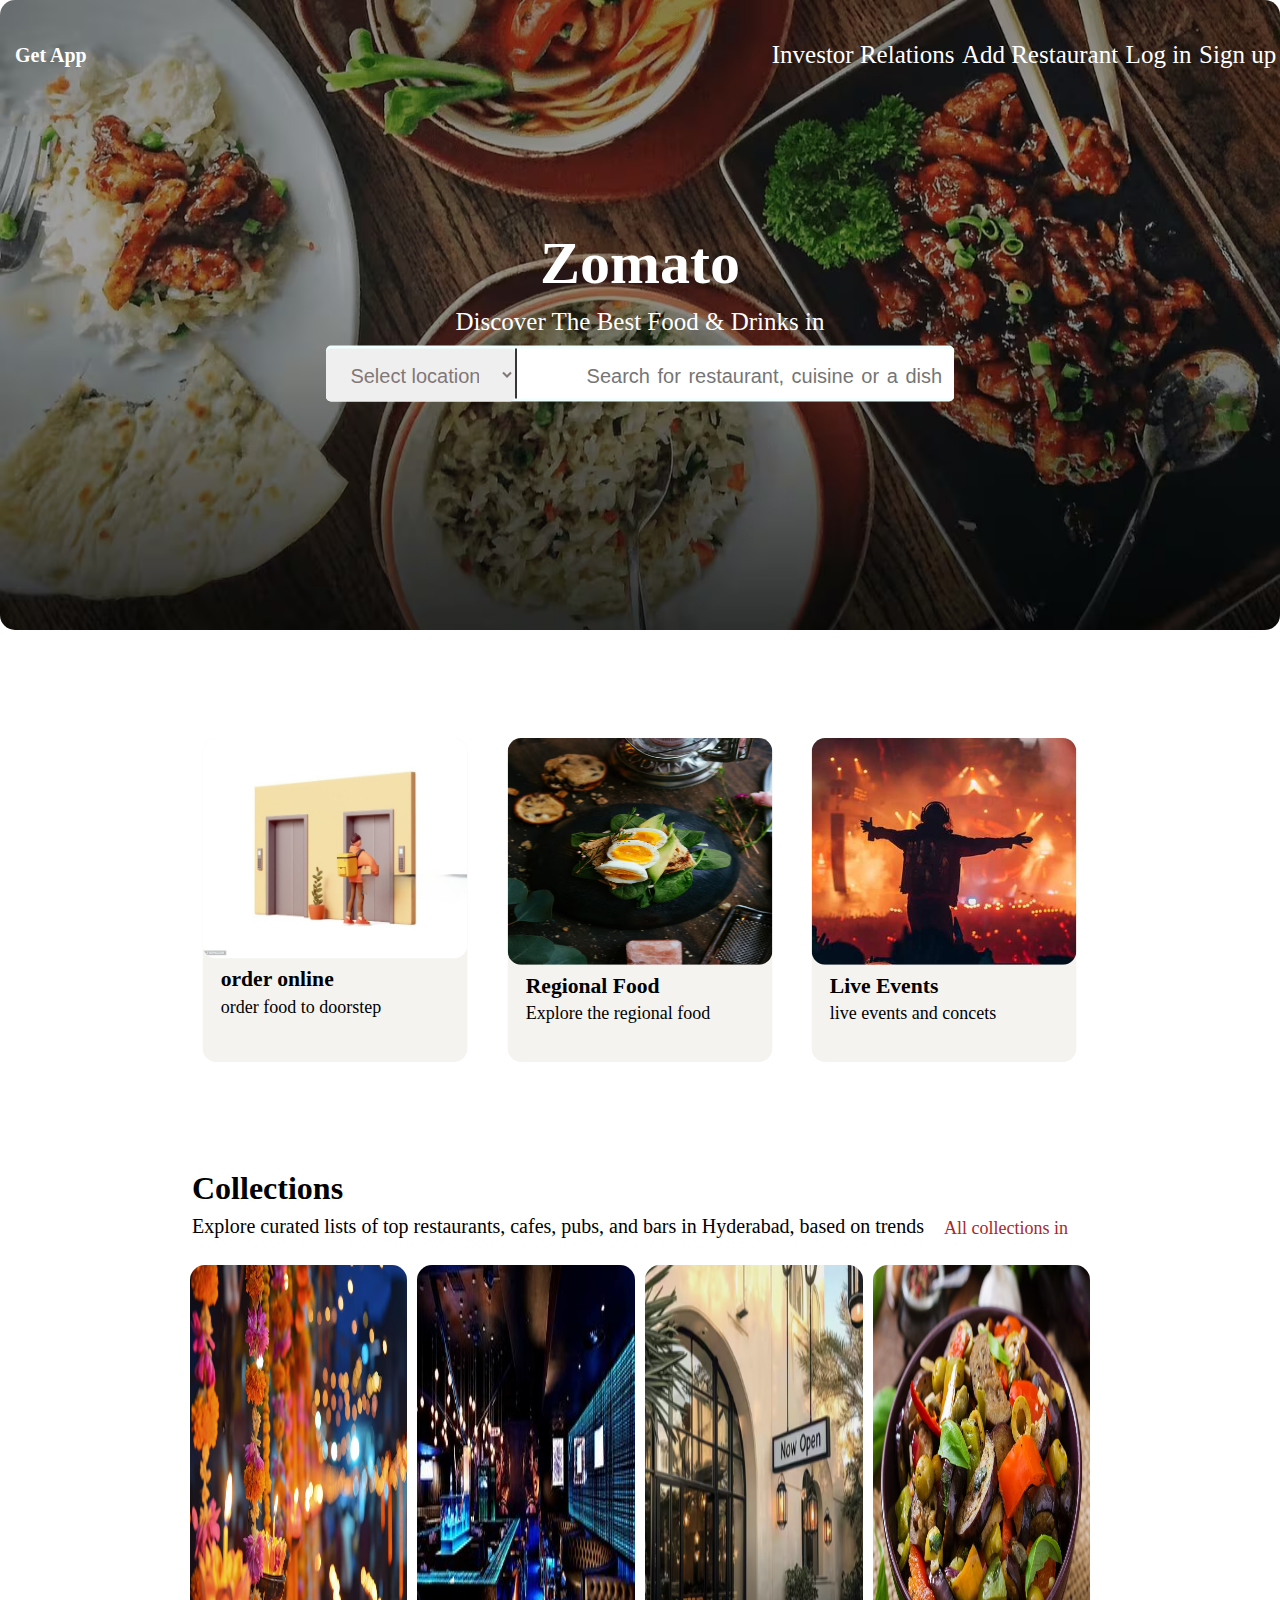
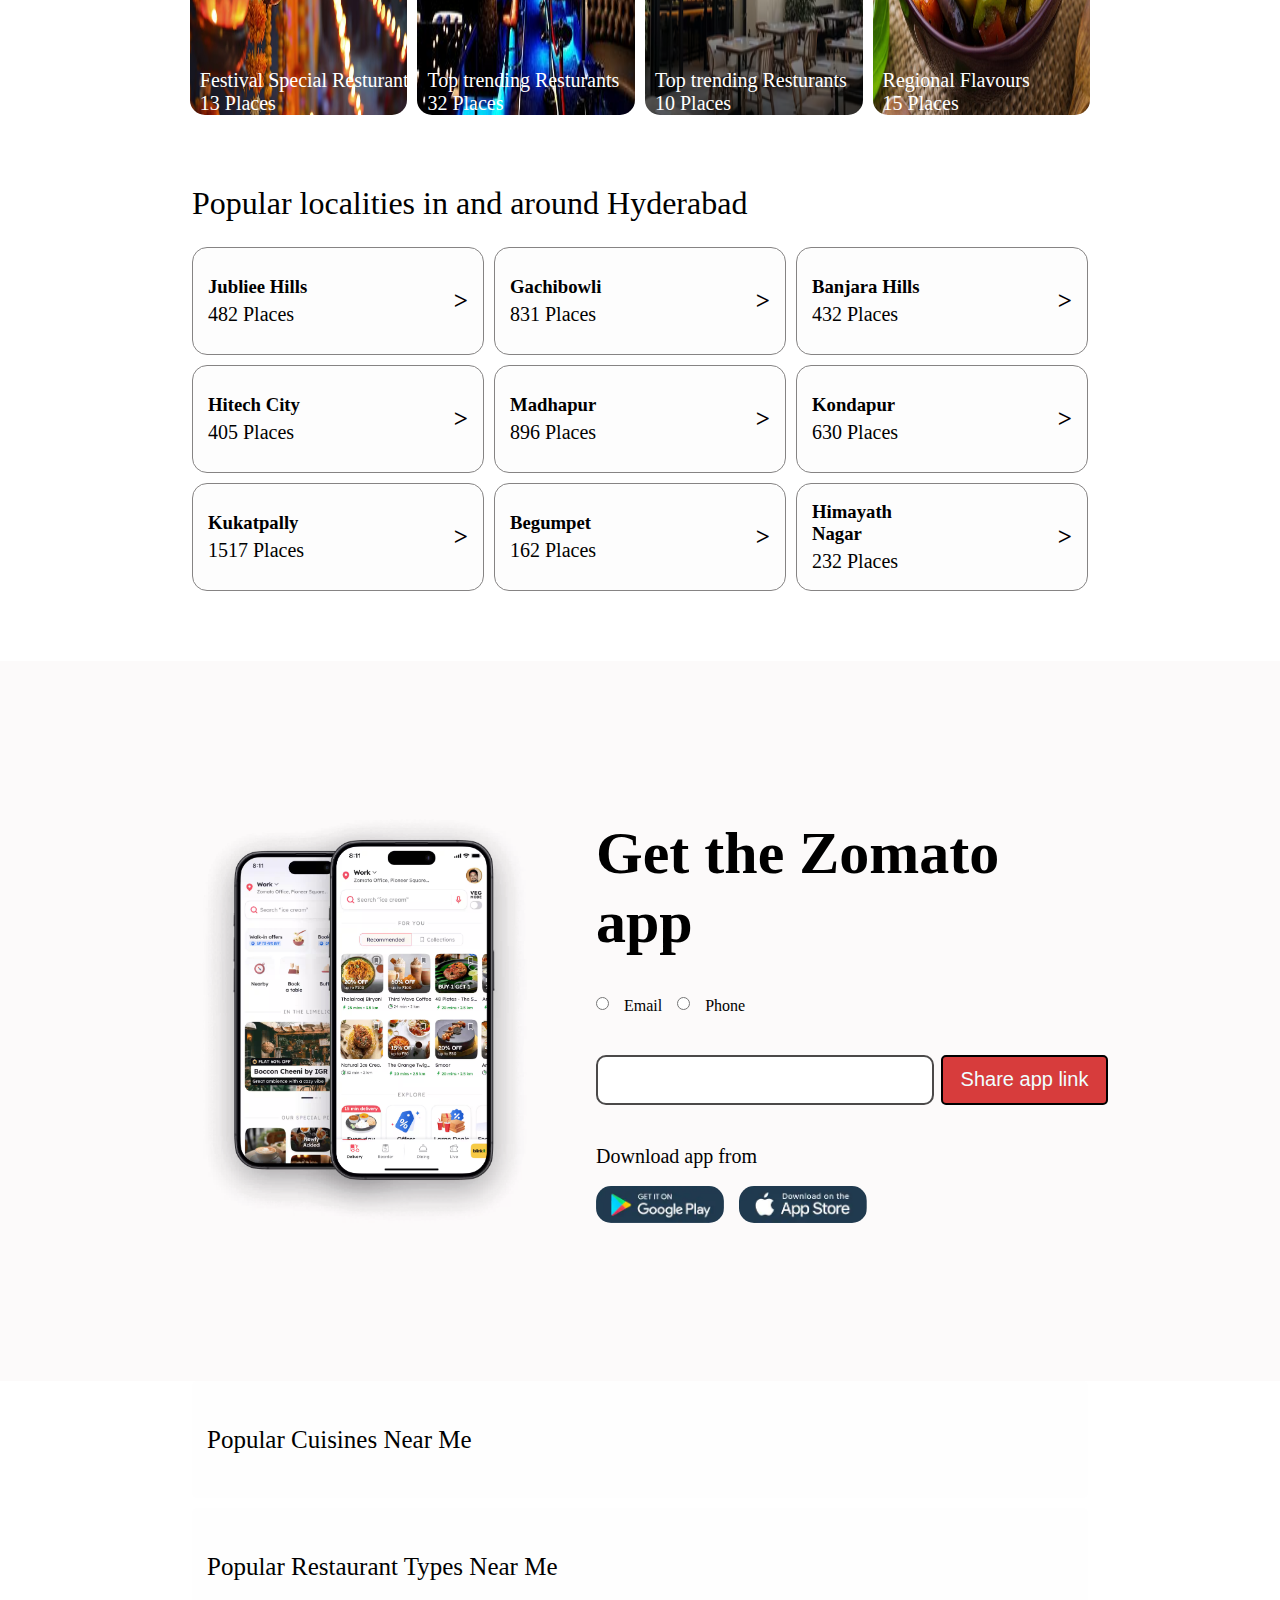
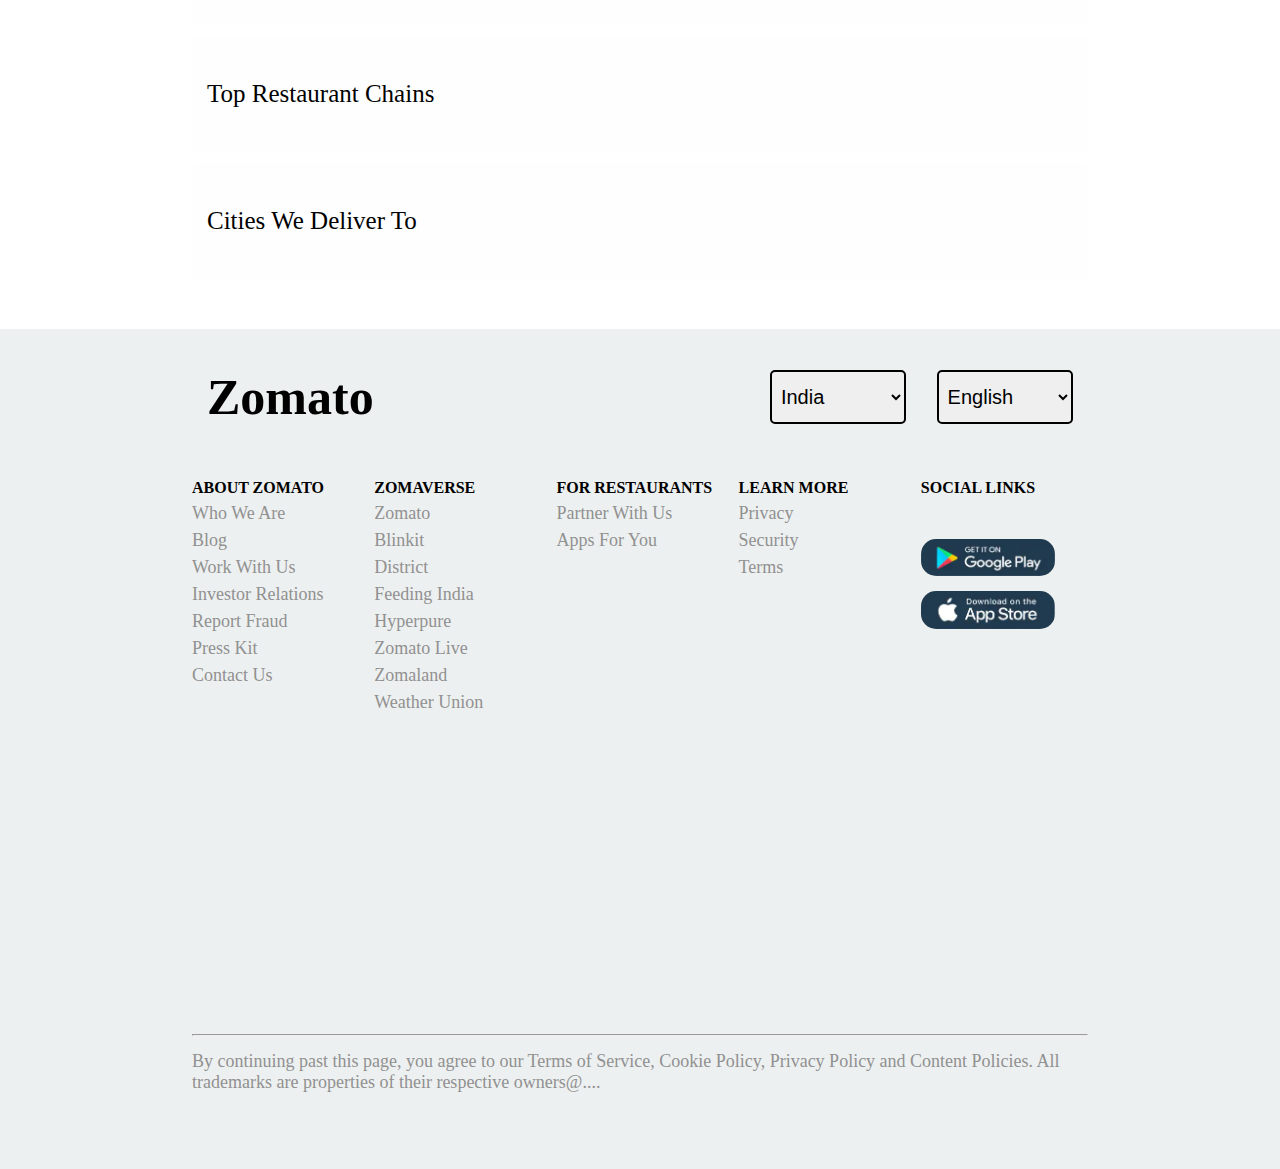
<file: index.html>
<!DOCTYPE html>
<html lang="en">
<head>
    <meta charset="UTF-8">
    <meta name="viewport" content="width=device-width, initial-scale=1.0">
    <link rel="icon" href="https://b.zmtcdn.com/images/logo/zomato_logo_2017.png" type="image/x-icon">
    <link rel="stylesheet" href="https://cdnjs.cloudflare.com/ajax/libs/font-awesome/6.7.1/css/all.min.css" integrity="sha512-5Hs3dF2AEPkpNAR7UiOHba+lRSJNeM2ECkwxUIxC1Q/FLycGTbNapWXB4tP889k5T5Ju8fs4b1P5z/iB4nMfSQ==" crossorigin="anonymous" referrerpolicy="no-referrer" />
    <link rel="stylesheet" href="style.css">
    <title>Zomato</title>
</head>
<body>
    <div class="bnr">
        <img src="./assets/bgbnr.avif" alt="image">
        <div class="nav">
             <div class="get-app">
                <a href="https://www.zomato.com/mobile">
                    <i class="fa-solid fa-download" class="download"></i>
                    <h4>Get App</h4>
                </a>
             </div>
             <div class="btns">
                <a href="#">Investor Relations</a>
                <a href="#">Add Restaurant</a>
                <a href="#">Log in</a>
                <a href="#">Sign up</a>
             </div>
        </div>
        <nav>
            <!-- Hamburger menu icon -->
            <i class="fa-solid fa-bars" onclick="toggleMenu()"></i>
            <div class="bars" style="display: none;">
               <div class="controls">
                <!-- Close button to hide menu -->
                <i class="fa-solid fa-xmark" onclick="toggleMenu()"></i>
                <h1>Zomato</h1>
               </div>
               <div class="nav-btns">
                <a href="#">Investor Relations</a>
                <a href="#">Add Restaurant</a>
                <a href="#">Log in</a>
                <a href="#">Sign up</a>
               </div>
            </div>
        </nav>
        <div class="con">
            <h1>Zomato</h1>
            <p>Discover The Best Food & Drinks in <span class="location"></span></p>
            <div class="search-bar">
                <div class="location-dropdown">
                     <select onchange="fun(this)">
                        <option value="" selected disabled>Select location</option>
                        <option value="Hyderabad">Hyderabad</option>
                        <option value="Karimnagar">Karimnagar</option>
                        <option value="Vizag">Vizag</option>
                     </select>
                </div>
                <div class="input-box">
                <input type="text" class="search-input" placeholder="Search for restaurant, cuisine or a dish">
                <i class="fa-solid fa-magnifying-glass"  id="search-icon"></i>
                </div>
            </div>
        </div>
    </div>
    <div class="bnrs">
        <div class="bnr1">
            <div class="img">
                <img src="./assets/deliveryboy1.jpg" >
            </div>
            <div class="hd">
                <h2>order online</h2>
                <p>order food to doorstep</p>
            </div>
        </div>
        <div class="bnr2">
            <div class="img">
                <img src="./assets/regionalfood.avif">
            </div>
            <div class="hd">
                <h2>Regional Food</h2>
                <p>Explore the regional food</p>
            </div>
        </div>
        <div class="bnr3">
            <div class="img">
                <img src="./assets/liveevents.jpg">
            </div>
            <div class="hd">
                <h2>Live Events</h2>
                <p>live events and concets</p>
            </div>
        </div>
    </div>
  <div class="all-cards">
      <div class="cards-head">
        <h1>Collections</h1>
        <div class="cards-btn">
            <p>Explore curated lists of top restaurants, cafes, pubs, and bars in Hyderabad, based on trends</p>
            <div>
                <p>All collections in <span class="location"></span></p>
                <i class="fa-solid fa-caret-down" id="collection-btn"></i>
            </div>
        </div>
      </div>
      <div class="cards">
        <div class="card1">
            <img src="./assets/Festival.avif" alt="festival-image">
            <div class="para">
                <p>Festival Special Resturants</p>
                <div class="places">
                    <p>13 Places</p>
                    <i class="fa-solid fa-caret-down"></i>
                </div>
            </div>
        </div>
        <div class="card2">
            <img src="./assets/Toptrending.png" alt="Toptrending">
            <div class="para">
                <p>Top trending Resturants</p>
                <div class="places">
                    <p>32 Places</p>
                    <i class="fa-solid fa-caret-down"></i>
                </div>
            </div>
        </div>
        <div class="card3">
            <img src="./assets/newopen.png" alt="newly opened">
            <div class="para">
                <p>Top trending Resturants</p>
                <div class="places">
                    <p>10 Places</p>
                    <i class="fa-solid fa-caret-down"></i>
                </div>
            </div>
        </div>
        <div class="card4">
            <img src="./assets/RegionalFlavours.png" alt="Regional favours">
            <div class="para">
                <p>Regional Flavours</p>
                <div class="places">
                    <p>15 Places</p>
                    <i class="fa-solid fa-caret-down"></i>
                </div>
            </div>
        </div>
      </div>
    </div>
    <!-- popular localities in the AREA -->
     <div class="p-localities">
        <h1>Popular localities in and around Hyderabad</h1>
        <div class="locality">
            <div class="pl-1">
                <div class="p-1">
                    <h3>Jubliee Hills</h3>
                    <p>482 Places</p>
                </div>
                <h3 class="gt">&gt;</h3>
            </div>
            <div class="pl-2">
                <div class="p-2">
                    <h3>Gachibowli</h3>
                    <p>831 Places</p>
                </div>
                <h3 class="gt">&gt;</h3>
            </div>
            <div class="pl-3">
                <div class="p-3">
                    <h3>Banjara Hills</h3>
                    <p>432 Places</p>
                </div>
                <h3 class="gt">&gt;</h3>
            </div>
            <div class="pl-4">
                <div class="p-4">
                    <h3>Hitech City</h3>
                    <p>405 Places</p>
                </div>
                <h3 class="gt">&gt;</h3>
            </div>
            <div class="pl-5">
                <div class="p-5">
                    <h3>Madhapur</h3>
                    <p>896 Places</p>
                </div>
                <h3 class="gt">&gt;</h3>
            </div>
            <div class="pl-6">
                <div class="p-6">
                    <h3>Kondapur</h3>
                    <p>630 Places</p>
                </div>
                <h3 class="gt">&gt;</h3>
            </div>
            <div class="pl-7">
                <div class="p-7">
                    <h3>Kukatpally</h3>
                    <p>1517 Places</p>
                </div>
                <h3 class="gt">&gt;</h3>
            </div>
            <div class="pl-8">
                <div class="p-8">
                    <h3>Begumpet</h3>
                    <p>162 Places</p>
                </div>
                <h3 class="gt">&gt;</h3>
            </div>
            <div class="pl-9">
                <div class="p-9">
                    <h3>Himayath Nagar</h3>
                    <p>232 Places</p>
                </div>
                <h3 class="gt">&gt;</h3>
            </div>
        </div>
     </div>
     <!-- download baner -->
     <div class="download-bnr">
        <div class="phne-img">
            <img src="./assets/phoneimg.png" alt="phone image">
        </div>
        <div class="container">
            <h1>Get the Zomato app</h1>
            <div class="input-radio">
               <input type="radio" name="choice"  id="radio"/>Email
                <input type="radio" name="choice" id="radio"/>Phone
           </div>
           <div class="input-fields">
              <div class="ip">
                <input type="email"/>
              </div>
              <button>Share app link</button>
            </div>
            <div class="con-pl">
              <p>Download app from</p>
              <div class="playstore">
                 <img src="./assets/gplay.png" alt="google-play"/>
                 <img src="./assets/appleplay.png" alt="apple play store">
              </div>
            </div>
        </div>
     </div>
     <div class="acordian">
        <div class="acd-1">
          <div class="heading">
               <p>Popular Cuisines Near Me </p>
               <i class="fa-solid fa-angle-down" onclick="fun1(0)"></i>
          </div>
          <div class="down-list" style="display: none;">
             <p class="popular">
                <a href="#">Bakery near me</a><i class="fa-duotone fa-solid fa-circle"></i>
                <a href="#">Beverages near me</a><i class="fa-duotone fa-solid fa-circle"></i>
                <a href="#">Biryani near me</a><i class="fa-duotone fa-solid fa-circle"></i>
                <a href="#">Burger near me</a><i class="fa-duotone fa-solid fa-circle"></i>
                <a href="#">Chinese near me</a><i class="fa-duotone fa-solid fa-circle"></i>
                <a href="#">Desserts near me</a><i class="fa-duotone fa-solid fa-circle"></i>
                <a href="#">Ice Cream near me</a><i class="fa-duotone fa-solid fa-circle"></i>
                <a href="#">Kebab near me</a><i class="fa-duotone fa-solid fa-circle"></i>
                <a href="#">Mughlai near me</a><i class="fa-duotone fa-solid fa-circle"></i>
                <a href="#">North Inadian near me</a><i class="fa-duotone fa-solid fa-circle"></i>
                <a href="#">Pizza near me</a><i class="fa-duotone fa-solid fa-circle"></i>
                <a href="#">Sandwich near me</a><i class="fa-duotone fa-solid fa-circle"></i>
            </p>
          </div>
         </div>
         <div class="acd-2">
            <div class="heading">
                 <p>Popular Restaurant Types Near Me
                 </p>
                 <i class="fa-solid fa-angle-down" onclick="fun1(1)"></i>
            </div>
            <div class="down-list" style="display: none;">
               <p class="popular">
                  <a href="#">Bakeries near me</a><i class="fa-duotone fa-solid fa-circle"></i>
                  <a href="#">Bars near me</a><i class="fa-duotone fa-solid fa-circle"></i>
                  <a href="#">Beverage Shops near me</a><i class="fa-duotone fa-solid fa-circle"></i>
                  <a href="#">Bhojalya near me</a><i class="fa-duotone fa-solid fa-circle"></i>
                  <a href="#">Chinese near me</a><i class="fa-duotone fa-solid fa-circle"></i>
                  <a href="#">Desserts near me</a><i class="fa-duotone fa-solid fa-circle"></i>
                  <a href="#">Ice Cream near me</a><i class="fa-duotone fa-solid fa-circle"></i>
                  <a href="#">Kebab near me</a><i class="fa-duotone fa-solid fa-circle"></i>
                  <a href="#">Mughlai near me</a><i class="fa-duotone fa-solid fa-circle"></i>
                  <a href="#">North Inadian near me</a><i class="fa-duotone fa-solid fa-circle"></i>
                  <a href="#">Pizza near me</a><i class="fa-duotone fa-solid fa-circle"></i>
                  <a href="#">Sandwich near me</a><i class="fa-duotone fa-solid fa-circle"></i>
              </p>
            </div>
           </div>
           <div class="acd-3">
            <div class="heading">
                 <p>Top Restaurant Chains
                 </p>
                 <i class="fa-solid fa-angle-down" onclick="fun1(2)"></i>
            </div>
            <div class="down-list" style="display: none;">
               <p class="top-rest">
                  <a href="#">Bikanervala</a>
                  <a href="#">Burger King</a>
                  <a href="#">Burger singh</a>
                  <a href="#">Domino's</a>
                  <a href="#">KFC</a>
                  <a href="#">Krispy Kreme</a>
                  <a href="#">McDonald's</a>
                  <a href="#">Pizza Hut</a>
                  <a href="#">Subway</a>
                  <a href="#">WOW! Momo</a>
              </p>
            </div>
           </div>
           <div class="acd-4">
            <div class="heading">
                 <p class="city-deli">Cities We Deliver To
                 </p>
                 <i class="fa-solid fa-angle-down" onclick="fun1(3)"></i>
            </div>
            <div class="down-list" style="display: none;">
               <p class="top-rest">
                  <a href="#">Delhi NCR</a>
                  <a href="#">Kolkata</a>
                  <a href="#">Mumbai</a>
                  <a href="#">Bangaluru</a>
                  <a href="#">Pune</a>
                  <a href="#">Hyderabad</a>
                  <a href="#">Chennai</a>
                  <a href="#">Lucknow</a>
                  <a href="#">Kochi</a>
                  <a href="#">Jaipur</a>
              </p>
            </div>
           </div>
     </div>
     <!-- footer section -->
     <div class="footer">
        <div class="f-1">
            <h1>Zomato</h1>
             <div class="subf-1">
                <div class="country">
                    <select>
                      <option value="india">India</option>
                      <option value="USA">USA</option>
                      <option value="UK">UK</option>
                      <option value="Russia">Russia</option>
                    </select>
                </div>
                 <div class="language">
                    <select>
                      <option value="English">English</option>
                      <option value="Telugu">Telugu</option>
                      <option value="Hindi">Hindi</option>
                      <option value="Russian">Russian</option>
                    </select>
                </div>
             </div>
        </div>
        <div class="f-2">
            <div class="fcard1">
                <h4>ABOUT ZOMATO</h4>
                <a href="#">Who We Are</a>
                <a href="#">Blog</a>
                <a href="#">Work With Us</a>
                <a href="#">Investor Relations</a>
                <a href="#">Report Fraud</a>
                <a href="#">Press Kit</a>
                <a href="#">Contact Us </a>
            </div>
            <div class="fcard2">
                <h4>ZOMAVERSE</h4>
                <a href="#">Zomato</a>
                <a href="#">Blinkit</a>
                <a href="#">District</a>
                <a href="#">Feeding India</a>
                <a href="#">Hyperpure</a>
                <a href="#">Zomato Live</a>
                <a href="#">Zomaland</a>
                <a href="#">Weather Union</a>
            </div>
            <div class="fcard3">
               <h4>FOR RESTAURANTS</h4>
               <a href="#">Partner With Us</a>
               <a href="#">Apps For You</a>
            </div>
            <div class="fcard4">
                <h4>LEARN MORE</h4>
                <a href="#">Privacy</a>
                <a href="#">Security</a>
                <a href="#">Terms</a>
            </div>
            <div class="fcard5">
                <h4>SOCIAL LINKS</h4>
                <div class="icons">
                    <a href="#"><i class="fa-brands fa-linkedin"></i></a>
                    <a href="#"><i class="fa-brands fa-square-instagram"></i></a>
                    <a href="#"><i class="fa-brands fa-square-x-twitter"></i></a>
                    <a href="#"><i class="fa-brands fa-youtube"></i></a>
                    <a href="#"><i class="fa-brands fa-facebook"></i></a>
                </div>
                <div class="dwld-app">
                    <img src="./assets/gplay.png" alt="google-play"/>
                    <img src="./assets/appleplay.png" alt="apple play store">
                </div>
            </div>
        </div>
        <div class="f-3">
            <hr>
           <p>By continuing past this page, you agree to our Terms of Service, Cookie Policy, Privacy Policy and Content Policies. All trademarks are properties of their respective owners@....</p>
        </div>
     </div>
    <script src="script.js"></script>
</body>
</html>
</file>
<file: style.css>
*{
    margin: 0px;
    padding: 0px;
    outline: none;
 }
 .bnr{
    width: 100%;
    height: 70vh;
    position: relative;
 }
 img{
    width: 100%;
    height: 100%;
 }
 .nav{
    width: 100%;
    height: 10vh;
    position: absolute;
    top: 10px;
    display: flex;
    align-items: center;
    justify-content: space-between;
    font-size: 25px;
    box-sizing: border-box;
    border: 0px 15px;
 }
 nav{
   display: none;
 }
 .get-app{
    width: 20%;
    box-sizing: border-box;
    padding: 0px 15px;
 }
 .get-app a{
    color: white;
    display: flex;
    align-items: center;
    text-decoration: none;
 }
 .get-app h4{
    font-size: 20px;
 }
 .get-app i{
    font-size: 12px;
 }
 .btns{
    width: 40%;
    display: flex;
    align-items: center;
    justify-content: space-around;
 }
 .btns a{
    color:white;
    text-decoration: none;
 }
 .con{
    width: 70%;
    position: absolute;
    top: 50%;
    left: 50%;
    transform: translate(-50%,-50%);
    display: flex;
    align-items: center;
    justify-content: center;
    flex-direction: column;
    gap: 10px;
    font-size: 30px;
    color: white;
 }
 .con p{
    font-size: 25px;
 }
 .location{
   font-size: 25px;
   font-weight: 900;
 }
 .search-bar{
   width: 70%;
   display: flex;
   align-items: center;
   border-radius: 5px;
   background-color: azure;
   
 }
.location-dropdown{
    width: 30%;
    margin-top: 3px;
}
.location-dropdown select{

   width: 100%;
   height: 53px;
   border: none;
   border-radius: 5px;
   box-sizing: border-box;
   padding: 0px 20px;
   font-size: 20px;
   color: rgb(130, 119, 119);
}
.input-box{
   width: 70%;
   height: 50px;
   border: none;
   position: relative;
}
.search-input{
   width: 100%;
   height: 100%;
   border: none;
   box-sizing: border-box;
   padding-left: 70px;
   font-size: 25px;
   border-left: 2px solid rgb(57, 54, 54);
  
}
#search-icon{
   color: rgb(130, 119, 119);
   position: absolute;
   left: 20px;
   top: 10px;
}
::placeholder{
    font-size: 20px;
    text-align: left;
    word-spacing: 2px;
}
.bnrs{
   width: 100%;
   height: 60vh;
   display: flex;
   justify-content: center;
   align-items: center;
   gap: 10px;
}
.bnr1,.bnr2,.bnr3{
   width: 23%;
   height: 40vh;
   display: flex;
   justify-content: center;
   align-items: center;
   flex-direction: column;
   border-radius: 15px;
   background-color: rgb(244, 243, 240);
   gap: 10px;
   scale: 0.90;
   transition: scale 0.1s 0.1s ease-in;
}
.bnr1:hover{
     scale: 1;
}
.bnr2:hover{
   scale: 1;
}
.bnr3:hover{
   scale: 1;
}
.img{
   width: 100%;
   height: 70%;
}
.img img{
   width: 100%;
   height: 100%;
   background-size: cover;
   border-top-left-radius: 15px;
   border-top-right-radius: 15px;
}
.hd{
   width: 100%;
   height: 30%;
   display: flex;
   flex-direction: column;
   gap: 5px;
   box-sizing: border-box;
   padding-left: 20px;
}
p{
   font-size: 20px;
}

/* collections  */
.cards-head{
   width: 100%;
   display: flex;
   align-items: center;
   justify-content: center;
   flex-direction: column;
   gap: 5px;
}
.cards-head h1{
   width: 70%;
   text-align: left;
}
.cards-btn{
   width: 70%;
   display: flex;
   justify-content: space-between;
   align-items: center;

}
.cards-btn div{
   display: flex;
   align-items: center;
   justify-content: space-between;
   gap: 20px;
}
#collection-btn{
   transform: rotate(-90deg);
}
.cards-btn div>p{
     color: brown;
     font-size: 18px;
}

/* restarunts types of availability */
.all-cards{
   width: 100%;
   display: flex;
   justify-content: center;
   flex-direction: column;
}
.cards{
   width: 100%;
   display: flex;
   justify-content: center;
   align-items: center;
   gap: 10px;
}
.card1,.card2,.card3,.card4{
   width: 17%;
   height: 50vh;
   position: relative;
   margin-top: 25px;
}
img{
   width: 100%;
   height: 100%;
   border-radius: 15px;
}
.para{
   width: 100%;
   position: absolute;
   bottom: 0px;
   left: 0px;
   display: flex;
   justify-content: flex-start;
   flex-direction: column;
   color: white;
   padding-left: 10px;
}
.places{
   width: 100%;
   display: flex;
   justify-content:flex-start;
   gap: 10px;
}
.places i{
   transform: rotate(-90deg);
}

/* popular localities in and around hyd */
.p-localities{
   width: 100%;
   display: flex;
   justify-content: center;
   align-items: center;
   flex-direction: column;
   gap: 25px;
   margin-top: 70px;
}
.p-localities h1{
   width: 70%;
   font-weight: 380;
}
.locality{
   width: 70%;
   display: grid;
   grid-template-columns: 1fr 1fr 1fr;
   gap: 10px;
}
.pl-1,.pl-2,.pl-3,.pl-4,.pl-5,.pl-6,.pl-7,.pl-8,.pl-9{
   width: 100%;
   height: 12vh;
   border: 1px solid rgb(134, 132, 132);
   border-radius: 15px;
   display: flex;
   justify-content: space-between;
   align-items: center;
   box-sizing: border-box;
   padding: 0px 15px;
   background-color: rgb(253, 253, 253);
}
.p-1,.p-2,.p-3,.p-4,.p-5,.p-6,.p-7,.p-8,.p-9{
   width: 50%;
   display: flex;
   justify-content: flex-start;
   flex-direction: column;
   gap: 5px;
}
.gt{
   font-size: 25px;
}

/* download baner */

.download-bnr{
   width: 100%;
   height: 80vh;
   display: flex;
   justify-content: center;
   align-items: center;
   background-color: #fcfafa;
   margin-top: 70px;
   gap: 40px;
}
.phne-img{
   width: 30%;
}
.phne-img img{
   width: 100%;
   height: 100%;
   background-size: cover;
}
.container{
   width: 40%;
   display: flex;
   justify-content: center;
   align-items: flex-start;
   flex-direction: column;
   gap: 40px;
}
.input-radio{
   width: 100%;
   display: flex;
   align-items: flex-start;
   gap: 15px;
}
.playstore{
   width: 50%;
   display: flex;
   align-items: flex-start;
   gap: 15px;
}
.playstore img{
     width: 100%;
     height: 50%;
}
.input-fields{
   width: 100%;
   display: flex;
   align-items: flex-start;
}
.con-pl{
   width: 50%;
   display: flex;
   align-items: flex-start;
   flex-direction: column;
   gap: 18px;
}
.container h1{
   font-size: 60px;
}
.ip input{
   width: 98%;
   height: 50px;
   font-size: 30px;
   border: 2px solid rgb(75, 73, 73);
   border-radius: 10px;
   color: darkred;
   box-sizing: border-box;
   padding-left: 25px;
}
.input-fields button{ 
   width: 200px;
   height: 50px;
   font-size: 20px;
   border: 2px solid black;
   border-radius: 5px;
   background-color: rgb(215, 60, 60);
   color: azure;
}

/* acordiance of popular searches */

.acordian{
   width: 100%;
   display: flex;
   align-items: center;
   justify-content: center;
   flex-direction: column;
   gap: 10px;
}
.acd-1,.acd-2,.acd-3,.acd-4{
   width: 70%;
   display: flex;
   align-items: center;
   justify-content: center;
   flex-direction: column;
   gap: 5px;
}
.heading{
   width: 100%;
   height: 13vh;
   font-size: 25px;
   background-color: rgb(254, 254, 254);
   display: flex;
   justify-content: space-between;
   align-items: center;
   box-sizing: border-box;
   padding: 5px 15px;
   border-radius: 5px;
}
.heading p{
   font-size: 25px;
}
.down-list{
   width: 100%;
}
.down-list p{
   width: 100%;
   display: flex;
   justify-content: flex-start;
   gap: 5px;

}
.down-list p>a{
   font-size: 20px;
   text-decoration: none;
   color: black;
}
.popular{
   width: 100%;
   height: 10vh;
   display: flex;
   align-items: center;
   flex-wrap: wrap;
   gap: 5px;
}
.popular i{
   font-size: 5px;
}
.top-rest{
   width: 100%;
   height: 10vh;
   flex-wrap: wrap;
   gap: 10px;
}
.top-rest a{
   display: grid;
   grid-template-columns: 1fr 1fr;
   gap: 10px;
}

/* footer section for zomato */

.footer{
   width: 100%;
   background-color: rgb(237, 240, 240);
   display: flex;
   align-items: center;
   justify-content: center;
   gap: 15px;
   flex-direction: column;
   box-sizing: border-box;
   margin-top: 50px;
}
.f-1{
   width: 70%;
   height: 15vh;
   display: flex;
   justify-content: space-between;
   align-items: center;
   box-sizing: border-box;
   padding: 0px 15px;
}
.f-1 h1{
   font-size: 50px;
}
.subf-1{
   width: 35%;
   display: flex;
   align-items: center;
   justify-content: space-between;

}
.country{
   width: 45%;
   height: 6vh;
}
.language{
   width: 45%;
   height: 6vh;
}
.country select,.language select{
   width: 100%;
   height: 100%;
   border: 2px solid black;
   border-radius: 5px;
   font-size: 20px;
   box-sizing: border-box;
   padding: 0px 5px;
}
.f-2{
   width: 70%;
   height: 60vh;
   display: flex;
   justify-content: center;
   gap: 15px;
}
.fcard1,.fcard2,.fcard3,.fcard4,.fcard5{
   width: 20%;
   height: 80%;
   display: flex;
   flex-direction: column;
   gap: 6px;
}
.fcard1 a{
    text-decoration: none;
    font-size: 18px;
    color: rgb(145, 145, 145);
}
.fcard2 a{
   text-decoration: none;
   font-size: 18px;
   color: rgb(145, 145, 145);
}
.fcard3 a{
   text-decoration: none;
   font-size: 18px;
   color: rgb(145, 145, 145);
}
.fcard4 a{
   text-decoration: none;
   font-size: 18px;
   color: rgb(145, 145, 145);
}
.icons{
   width: 100%;
   display: flex;
   align-items: center;
   gap: 10px;
   font-size: 25px;
   margin-top: 10px;
}
.icons a>i{
   color: black;
}
.dwld-app{
   width: 100%;
   box-sizing: border-box;
   margin-top: 20px;
   display: flex;
   flex-direction: column;
   gap: 15px;
}
.dwld-app img{
   width: 80%;
   height: 40%;
   border-radius: none;
}
.f-3{
   width: 70%;
   height: 15vh;
}
.f-3 p{
   font-size: 18px;
   color: rgb(145, 145, 145);
}
hr{
   margin-bottom: 15px;
}

@media screen and (min-width:500px) and (max-width:700px){
     .nav{
      display: none;
     }
     nav{
      display: block;
      position: absolute;
      top: 15px;
      left: 15px;
      width: 70%;
      height: 100%;
     }
     .bars{
       display: flex;
       flex-direction: column;
       gap: 10px;
       background-color:white;
       width: 100%;
       
     }
     .controls{
      display: flex;
      justify-content: space-between;
      box-sizing: border-box;
      padding: 0px 20px;
      width: 100%;
      height: 10vh;
      font-size: 20px;
     }
     .nav-btns{
       display: flex;
       flex-direction: column;
       align-items: start;
       gap: 8px;
       box-sizing: border-box;
       padding: 0px 20px;
       padding-bottom: 20px;
     }
     .nav-btns a{
      text-decoration: none;
      font-size: 18px;
      font-weight: 700;
      color: black;
     }
}
</file>
